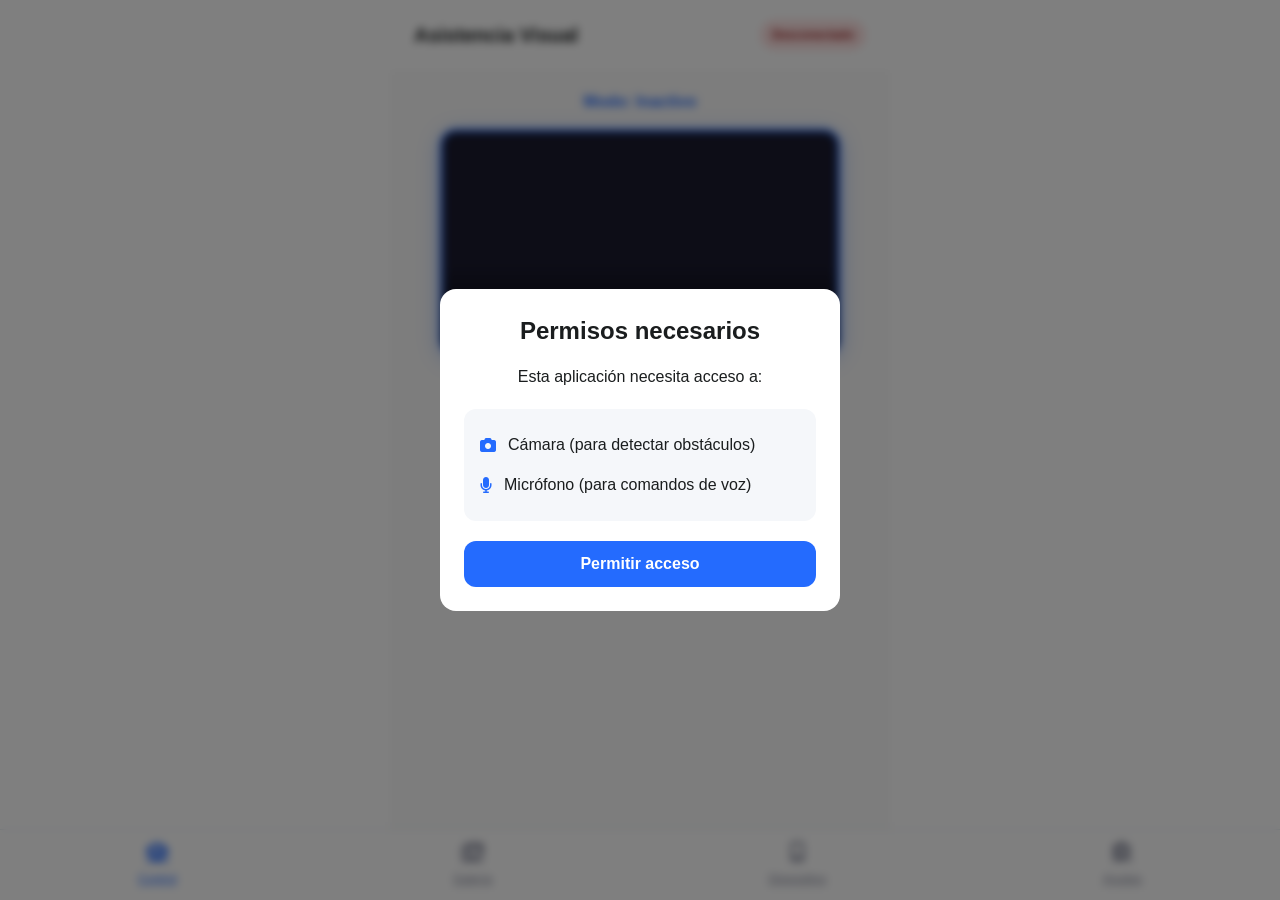
<file: frontend/index.html>
<!DOCTYPE html>
<html lang="es">

<head>
    <meta charset="UTF-8">
    <meta name="viewport" content="width=device-width, initial-scale=1.0, maximum-scale=1.0, user-scalable=no">
    <meta name="theme-color" content="#ffffff">
    <meta name="description" content="Asistente visual para personas ciegas">
    <meta name="mobile-web-app-capable" content="yes">
    <meta name="apple-mobile-web-app-capable" content="yes">
    <meta name="apple-mobile-web-app-status-bar-style" content="default">

    <title>OjosParaCiego - Control</title>

    <link rel="manifest" href="manifest.json">
    <link rel="icon" type="image/png"
        href="[data-uri]">
    <link rel="stylesheet" href="css/styles.css">
    <!-- FontAwesome for icons -->
    <link rel="stylesheet" href="https://cdnjs.cloudflare.com/ajax/libs/font-awesome/6.4.0/css/all.min.css">
</head>

<body>
    <div id="app">
        <!-- Header -->
        <header class="header" role="banner">
            <h1 id="view-title">Asistencia Visual</h1>
            <div id="connection-status" class="status disconnected" aria-live="polite">
                Desconectado
            </div>
        </header>

        <!-- Main content -->
        <main class="main-content" role="main">
            <!-- Hidden canvas for capture -->
            <canvas id="capture-canvas" style="display:none;"></canvas>

            <!-- VIEW: CONTROL -->
            <section id="view-control" class="tab-view active-view">
                <div id="current-mode" class="mode-display">
                    Modo: <span id="mode-text">Inactivo</span>
                </div>

                <!-- Camera + Response combined display -->
                <div class="vision-display">
                    <video id="camera-preview" autoplay playsinline muted></video>
                    <div id="response-overlay">
                        <p id="response-text">Esperando acción...</p>
                    </div>
                </div>

                <!-- Action buttons -->
                <div class="action-buttons">
                    <button id="btn-navigation" class="action-btn navigation-btn" aria-label="Activar navegación">
                        <i class="fa-solid fa-person-walking"></i>
                        <span>Navegación</span>
                    </button>
                    <button id="btn-search" class="action-btn search-btn" aria-label="Buscar objeto">
                        <i class="fa-solid fa-magnifying-glass"></i>
                        <span>Buscar</span>
                    </button>
                </div>

                <div class="action-buttons">
                    <button id="btn-analyze" class="action-btn analyze-btn" aria-label="Analizar escena">
                        <i class="fa-solid fa-camera"></i>
                        <span>Analizar</span>
                    </button>
                    <button id="btn-stop" class="action-btn stop-btn hidden" aria-label="Detener">
                        <i class="fa-solid fa-stop"></i>
                        <span>Detener</span>
                    </button>
                </div>
            </section>

            <!-- Voice input indicator -->
            <div id="voice-indicator" class="voice-indicator hidden" aria-live="assertive">
                <div class="voice-wave"></div>
                <span>Escuchando...</span>
            </div>
        </main>

        <!-- Bottom Navigation Bar -->
        <nav class="bottom-nav">
            <a href="index.html" class="nav-btn active">
                <i class="fa-solid fa-eye"></i>
                <span>Control</span>
            </a>
            <a href="galeria.html" class="nav-btn">
                <i class="fa-solid fa-images"></i>
                <span>Galería</span>
            </a>
            <a href="dispositivo.html" class="nav-btn">
                <i class="fa-solid fa-mobile-screen"></i>
                <span>Dispositivo</span>
            </a>
            <a href="ajustes.html" class="nav-btn">
                <i class="fa-solid fa-gear"></i>
                <span>Ajustes</span>
            </a>
        </nav>

        <!-- Audio player (hidden) -->
        <audio id="audio-player" aria-hidden="true"></audio>

        <!-- Loading overlay -->
        <div id="loading-overlay" class="loading-overlay hidden" aria-hidden="true">
            <div class="spinner"></div>
            <p>Procesando...</p>
        </div>

        <!-- Error modal -->
        <div id="error-modal" class="modal hidden" role="alertdialog" aria-labelledby="error-title">
            <div class="modal-content">
                <h2 id="error-title">Error</h2>
                <p id="error-message"></p>
                <button id="error-close" class="modal-btn">Cerrar</button>
            </div>
        </div>

        <!-- Permission request -->
        <div id="permission-modal" class="modal" role="dialog" aria-labelledby="permission-title">
            <div class="modal-content">
                <h2 id="permission-title">Permisos necesarios</h2>
                <p>Esta aplicación necesita acceso a:</p>
                <ul class="permission-list">
                    <li><i class="fa-solid fa-camera"></i> Cámara (para detectar obstáculos)</li>
                    <li><i class="fa-solid fa-microphone"></i> Micrófono (para comandos de voz)</li>
                </ul>
                <button id="permission-grant" class="modal-btn primary full-width-btn">Permitir acceso</button>
            </div>
        </div>
    </div>

    <script src="js/websocket.js"></script>
    <script src="js/camera.js"></script>
    <script src="js/speech.js"></script>
    <script src="js/app.js"></script>

    <script>
        // Register service worker
        if ('serviceWorker' in navigator) {
            navigator.serviceWorker.register('sw.js')
                .then(reg => console.log('Service Worker registered'))
                .catch(err => console.log('Service Worker registration failed:', err));
        }
    </script>
</body>

</html>
</file>
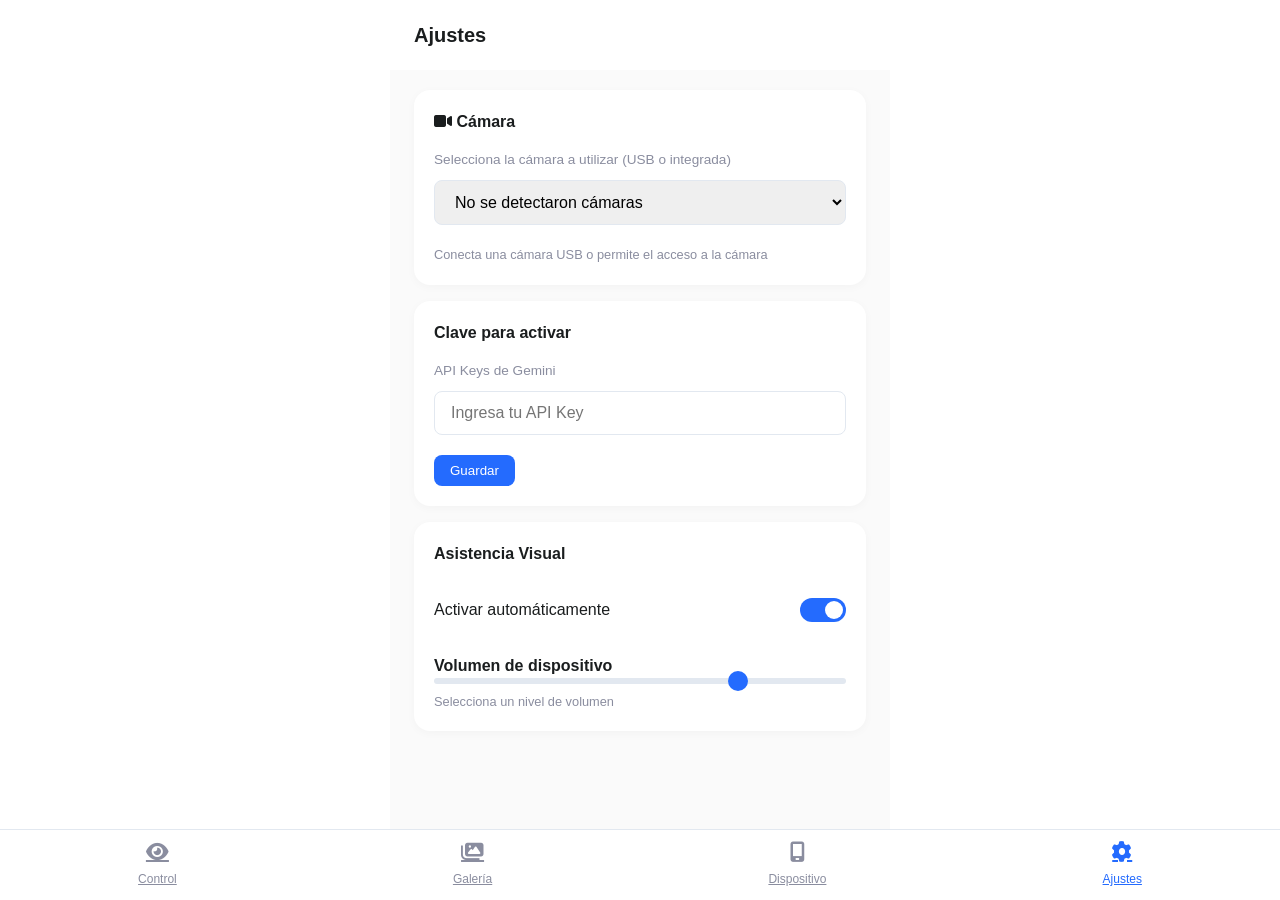
<file: frontend/ajustes.html>
<!DOCTYPE html>
<html lang="es">

<head>
    <meta charset="UTF-8">
    <meta name="viewport" content="width=device-width, initial-scale=1.0, maximum-scale=1.0, user-scalable=no">
    <meta name="theme-color" content="#ffffff">
    <meta name="description" content="Asistente visual para personas ciegas - Ajustes">
    <meta name="apple-mobile-web-app-capable" content="yes">
    <meta name="apple-mobile-web-app-status-bar-style" content="default">

    <title>OjosParaCiego - Ajustes</title>

    <link rel="manifest" href="manifest.json">
    <link rel="icon" type="image/png"
        href="[data-uri]">
    <link rel="stylesheet" href="css/styles.css">
    <!-- FontAwesome for icons -->
    <link rel="stylesheet" href="https://cdnjs.cloudflare.com/ajax/libs/font-awesome/6.4.0/css/all.min.css">
</head>

<body>
    <div id="app">
        <!-- Header -->
        <header class="header" role="banner">
            <h1 id="view-title">Ajustes</h1>
        </header>

        <!-- Main content -->
        <main class="main-content" role="main">
            <!-- VIEW: SETTINGS -->
            <section id="view-settings" class="tab-view active-view">
                <div class="card">
                    <h3><i class="fa-solid fa-video"></i> Cámara</h3>
                    <p class="card-subtitle">Selecciona la cámara a utilizar (USB o integrada)</p>
                    <select id="camera-select" class="text-input">
                        <option value="">Cargando cámaras...</option>
                    </select>
                    <p id="camera-status" class="slider-subtext">Detectando cámaras disponibles...</p>
                </div>

                <div class="card">
                    <h3>Clave para activar</h3>
                    <p class="card-subtitle">API Keys de Gemini</p>
                    <input type="text" class="text-input" placeholder="Ingresa tu API Key">
                    <button class="small-btn mt-2">Guardar</button>
                </div>

                <div class="card">
                    <h3>Asistencia Visual</h3>
                    <div class="list-item">
                        <span>Activar automáticamente</span>
                        <label class="switch">
                            <input type="checkbox" checked>
                            <span class="switch-slider round"></span>
                        </label>
                    </div>

                    <h4 class="mt-3">Volumen de dispositivo</h4>
                    <div class="slider-container">
                        <input type="range" class="slider" min="0" max="100" value="75">
                    </div>
                    <p class="slider-subtext">Selecciona un nivel de volumen</p>
                </div>
            </section>
        </main>

        <!-- Bottom Navigation Bar -->
        <nav class="bottom-nav">
            <a href="index.html" class="nav-btn">
                <i class="fa-solid fa-eye"></i>
                <span>Control</span>
            </a>
            <a href="galeria.html" class="nav-btn">
                <i class="fa-solid fa-images"></i>
                <span>Galería</span>
            </a>
            <a href="dispositivo.html" class="nav-btn">
                <i class="fa-solid fa-mobile-screen"></i>
                <span>Dispositivo</span>
            </a>
            <a href="ajustes.html" class="nav-btn active">
                <i class="fa-solid fa-gear"></i>
                <span>Ajustes</span>
            </a>
        </nav>
    </div>

    <script src="js/camera.js"></script>
    <script>
        // Initialize camera selector
        document.addEventListener('DOMContentLoaded', async () => {
            const select = document.getElementById('camera-select');
            const status = document.getElementById('camera-status');
            const cameraManager = new CameraManager();

            try {
                const cameras = await cameraManager.listCameras();

                if (cameras.length === 0) {
                    select.innerHTML = '<option value="">No se detectaron cámaras</option>';
                    status.textContent = 'Conecta una cámara USB o permite el acceso a la cámara';
                    return;
                }

                // Populate select with cameras
                select.innerHTML = cameras.map(camera =>
                    `<option value="${camera.deviceId}" ${camera.deviceId === cameraManager.selectedDeviceId ? 'selected' : ''}>
                        ${camera.label}
                    </option>`
                ).join('');

                // Add default option at the beginning
                const defaultOption = document.createElement('option');
                defaultOption.value = '';
                defaultOption.textContent = 'Cámara por defecto del sistema';
                select.insertBefore(defaultOption, select.firstChild);

                // Set selected value
                if (!cameraManager.selectedDeviceId) {
                    select.value = '';
                }

                status.textContent = `${cameras.length} cámara(s) detectada(s)`;

                // Handle camera selection change
                select.addEventListener('change', async (e) => {
                    const deviceId = e.target.value;
                    cameraManager.saveSelectedCamera(deviceId);

                    const selectedCamera = cameras.find(c => c.deviceId === deviceId);
                    status.textContent = deviceId
                        ? `Cámara seleccionada: ${selectedCamera?.label || 'Desconocida'}`
                        : 'Usando cámara por defecto del sistema';
                });

            } catch (error) {
                console.error('Error loading cameras:', error);
                select.innerHTML = '<option value="">Error al cargar cámaras</option>';
                status.textContent = 'Permite el acceso a la cámara e intenta de nuevo';
            }
        });
    </script>
</body>

</html>
</file>
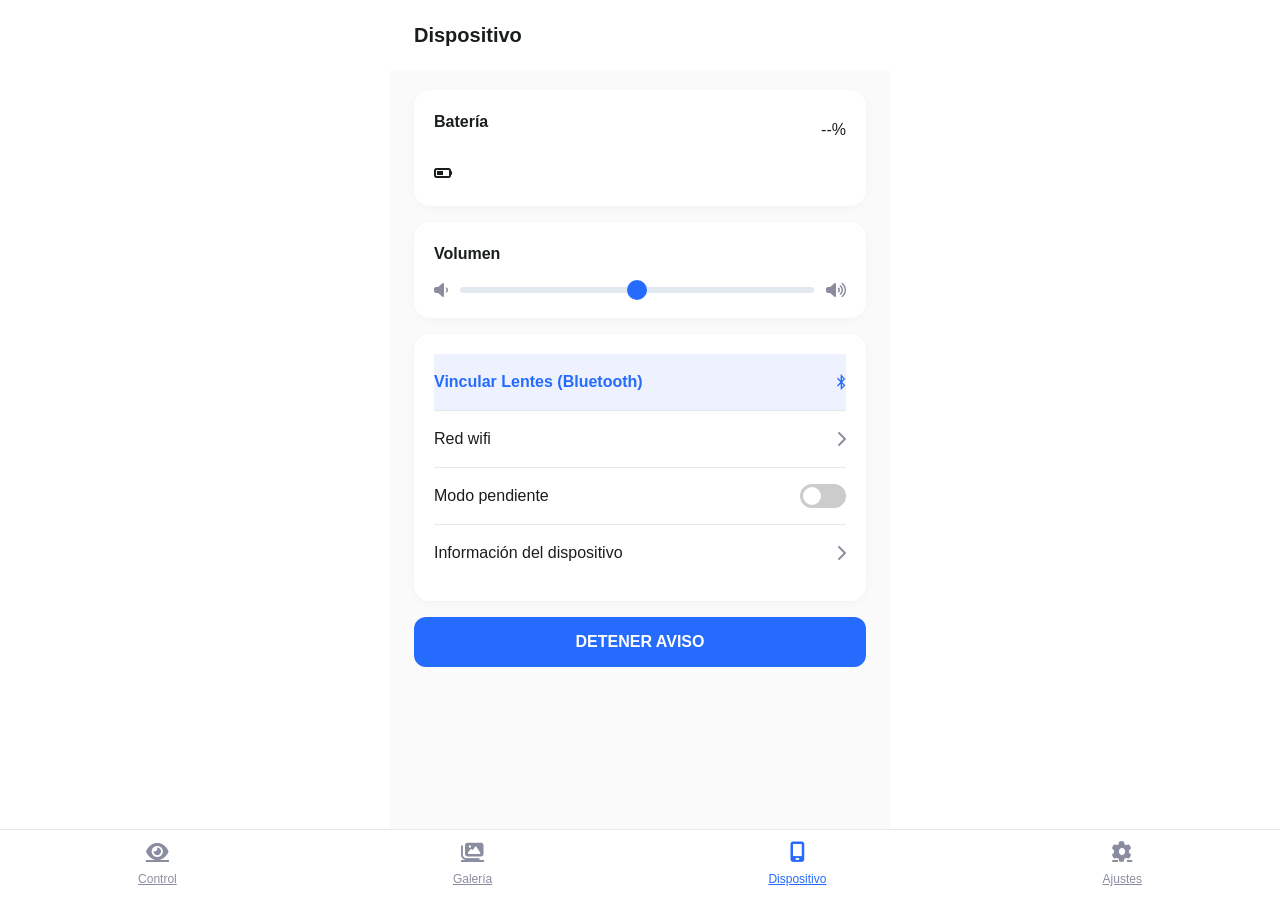
<file: frontend/dispositivo.html>
<!DOCTYPE html>
<html lang="es">

<head>
    <meta charset="UTF-8">
    <meta name="viewport" content="width=device-width, initial-scale=1.0, maximum-scale=1.0, user-scalable=no">
    <meta name="theme-color" content="#ffffff">
    <meta name="description" content="Asistente visual para personas ciegas - Dispositivo">
    <meta name="apple-mobile-web-app-capable" content="yes">
    <meta name="apple-mobile-web-app-status-bar-style" content="default">

    <title>OjosParaCiego - Dispositivo</title>

    <link rel="manifest" href="manifest.json">
    <link rel="icon" type="image/png"
        href="[data-uri]">
    <link rel="stylesheet" href="css/styles.css">
    <!-- FontAwesome for icons -->
    <link rel="stylesheet" href="https://cdnjs.cloudflare.com/ajax/libs/font-awesome/6.4.0/css/all.min.css">
</head>

<body>
    <div id="app">
        <!-- Header -->
        <header class="header" role="banner">
            <h1 id="view-title">Dispositivo</h1>
        </header>

        <!-- Main content -->
        <main class="main-content" role="main">
            <!-- VIEW: DEVICE -->
            <section id="view-device" class="tab-view active-view">
                <div class="card">
                    <div class="card-header">
                        <h3>Batería</h3>
                        <span class="battery-percentage">--%</span>
                    </div>
                    <div class="battery-icon">
                        <i class="fa-solid fa-battery-half"></i>
                    </div>
                </div>

                <div class="card">
                    <h3>Volumen</h3>
                    <div class="slider-container">
                        <i class="fa-solid fa-volume-low"></i>
                        <input type="range" class="slider" min="0" max="100" value="50">
                        <i class="fa-solid fa-volume-high"></i>
                    </div>
                </div>

                <div class="card list-menu">
                    <div class="list-item" id="btn-connect-glasses" tabindex="0" role="button"
                        style="cursor: pointer; background: #eef2ff;">
                        <span style="color: #246BFE; font-weight: 600;">Vincular Lentes (Bluetooth)</span>
                        <i class="fa-brands fa-bluetooth-b" style="color: #246BFE;"></i>
                    </div>
                    <div class="list-item">
                        <span>Red wifi</span>
                        <i class="fa-solid fa-chevron-right"></i>
                    </div>
                    <div class="list-item">
                        <span>Modo pendiente</span>
                        <label class="switch">
                            <input type="checkbox">
                            <span class="switch-slider round"></span>
                        </label>
                    </div>
                    <div class="list-item">
                        <span>Información del dispositivo</span>
                        <i class="fa-solid fa-chevron-right"></i>
                    </div>
                </div>

                <button id="btn-disconnect" class="full-width-btn" aria-label="Desconectar dispositivo">
                    DETENER AVISO
                </button>
            </section>
        </main>

        <!-- Bottom Navigation Bar -->
        <nav class="bottom-nav">
            <a href="index.html" class="nav-btn">
                <i class="fa-solid fa-eye"></i>
                <span>Control</span>
            </a>
            <a href="galeria.html" class="nav-btn">
                <i class="fa-solid fa-images"></i>
                <span>Galería</span>
            </a>
            <a href="dispositivo.html" class="nav-btn active">
                <i class="fa-solid fa-mobile-screen"></i>
                <span>Dispositivo</span>
            </a>
            <a href="ajustes.html" class="nav-btn">
                <i class="fa-solid fa-gear"></i>
                <span>Ajustes</span>
            </a>
        </nav>
    </div>

    <script>
        document.addEventListener('DOMContentLoaded', () => {
            const btnConnect = document.getElementById('btn-connect-glasses');
            if (btnConnect) {
                btnConnect.addEventListener('click', async () => {
                    try {
                        console.log('Solicitando dispositivo Bluetooth...');
                        // Filtramos por M02 para encontrar los lentes y pedimos acceso a UUIDs comunes UART/BLE
                        const device = await navigator.bluetooth.requestDevice({
                            filters: [{ namePrefix: 'M02' }],
                            optionalServices: [
                                '0000ffe0-0000-1000-8000-00805f9b34fb',
                                '0000ff10-0000-1000-8000-00805f9b34fb',
                                '0000fff0-0000-1000-8000-00805f9b34fb'
                            ]
                        });

                        console.log('Conectando al servidor...' + device.name);
                        const server = await device.gatt.connect();

                        console.log('¡Conectado! Obteniendo servicios...');
                        const services = await server.getPrimaryServices();

                        let svcList = services.map(s => s.uuid).join('\n');
                        alert('¡BINGO! Vinculado correctamente a ' + device.name + '\n\nServicios Bluetooth detectados:\n' + svcList);

                    } catch (error) {
                        console.error('Error Web Bluetooth:', error);
                        alert('Error de conexión:\n' + error.message);
                    }
                });
            }
        });
    </script>
</body>

</html>
</file>
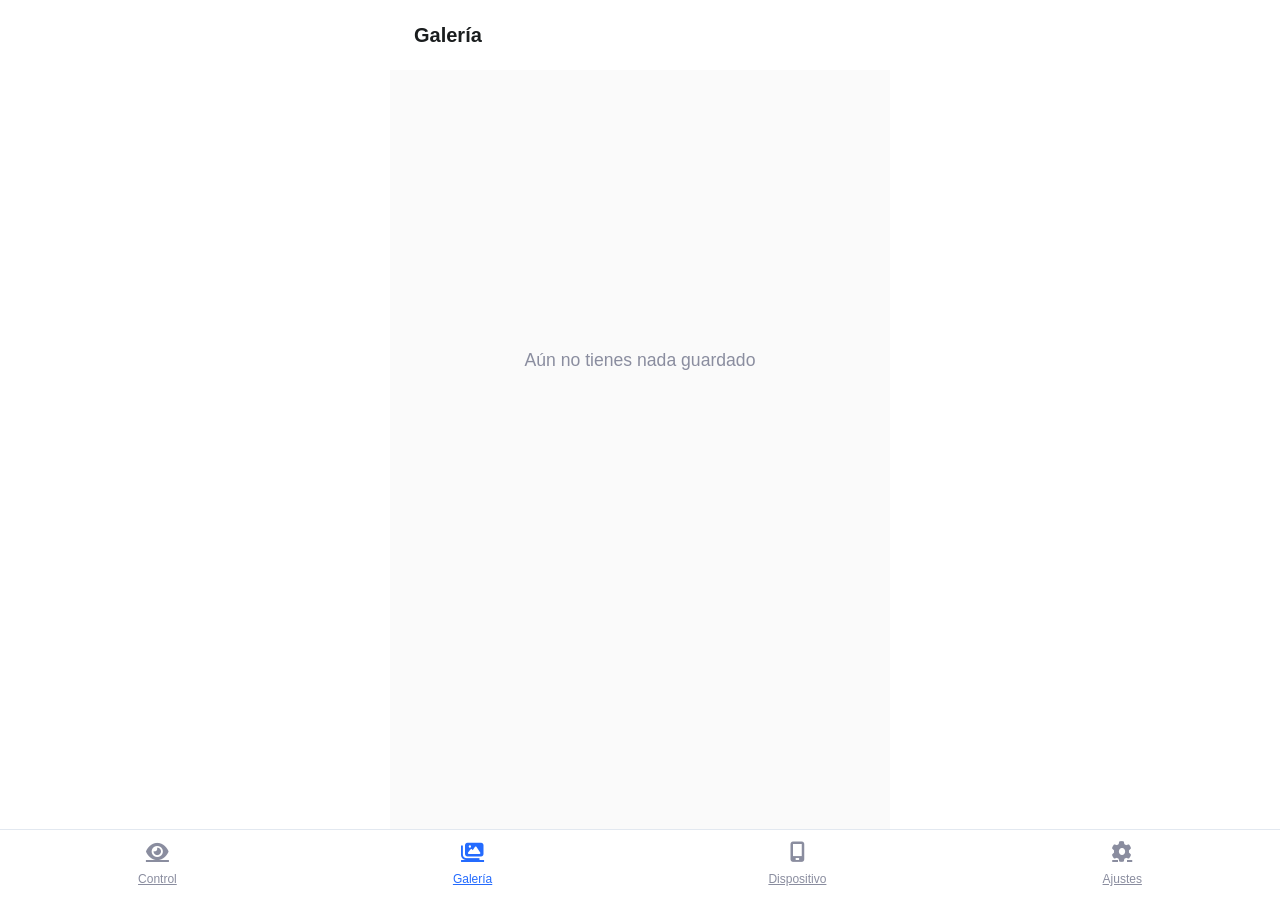
<file: frontend/galeria.html>
<!DOCTYPE html>
<html lang="es">

<head>
    <meta charset="UTF-8">
    <meta name="viewport" content="width=device-width, initial-scale=1.0, maximum-scale=1.0, user-scalable=no">
    <meta name="theme-color" content="#ffffff">
    <meta name="description" content="Asistente visual para personas ciegas - Galería">
    <meta name="apple-mobile-web-app-capable" content="yes">
    <meta name="apple-mobile-web-app-status-bar-style" content="default">

    <title>OjosParaCiego - Galería</title>

    <link rel="manifest" href="manifest.json">
    <link rel="icon" type="image/png"
        href="[data-uri]">
    <link rel="stylesheet" href="css/styles.css">
    <!-- FontAwesome for icons -->
    <link rel="stylesheet" href="https://cdnjs.cloudflare.com/ajax/libs/font-awesome/6.4.0/css/all.min.css">
</head>

<body>
    <div id="app">
        <!-- Header -->
        <header class="header" role="banner">
            <h1 id="view-title">Galería</h1>
        </header>

        <!-- Main content -->
        <main class="main-content" role="main">
            <!-- VIEW: GALLERY -->
            <section id="view-gallery" class="tab-view active-view">
                <div class="empty-state">
                    <p>Aún no tienes nada guardado</p>
                </div>
            </section>
        </main>

        <!-- Bottom Navigation Bar -->
        <nav class="bottom-nav">
            <a href="index.html" class="nav-btn">
                <i class="fa-solid fa-eye"></i>
                <span>Control</span>
            </a>
            <a href="galeria.html" class="nav-btn active">
                <i class="fa-solid fa-images"></i>
                <span>Galería</span>
            </a>
            <a href="dispositivo.html" class="nav-btn">
                <i class="fa-solid fa-mobile-screen"></i>
                <span>Dispositivo</span>
            </a>
            <a href="ajustes.html" class="nav-btn">
                <i class="fa-solid fa-gear"></i>
                <span>Ajustes</span>
            </a>
        </nav>
    </div>
</body>

</html>
</file>
<file: frontend/css/styles.css>
/* OjosParaCiego - Estilos Nuevo Diseño (Stitch) */

:root {
    --primary-color: #246BFE;
    --primary-light: #E7EEFF;
    --secondary-color: #F5F7FA;
    --danger-color: #FF4B4B;
    --text-primary: #1A1D1E;
    --text-secondary: #8A8D9F;
    --background: #FFFFFF;
    --border-color: #E2E8F0;
    --border-radius: 16px;
    --transition-speed: 0.3s;
}

* {
    margin: 0;
    padding: 0;
    box-sizing: border-box;
}

html, body {
    height: 100%;
    overflow: hidden;
}

body {
    font-family: -apple-system, BlinkMacSystemFont, 'Segoe UI', Roboto, Oxygen, Ubuntu, sans-serif;
    background-color: var(--background);
    color: var(--text-primary);
    font-size: 16px;
    line-height: 1.5;
}

#app {
    display: flex;
    flex-direction: column;
    height: 100%;
    max-width: 500px;
    margin: 0 auto;
    background: #FAFAFA;
}

/* Header */
.header {
    display: flex;
    justify-content: space-between;
    align-items: center;
    padding: 20px 24px;
    background-color: var(--background);
}

.header h1 {
    font-size: 1.25rem;
    font-weight: 700;
}

.status {
    padding: 6px 12px;
    border-radius: 20px;
    font-size: 0.75rem;
    font-weight: 600;
}

.status.connected {
    background-color: #D1FAE5;
    color: #065F46;
}

.status.disconnected {
    background-color: #FEE2E2;
    color: #991B1B;
}

.status.connecting {
    background-color: #FEF3C7;
    color: #92400E;
}

/* Main content & Views */
.main-content {
    flex: 1;
    overflow-y: auto;
    position: relative;
    padding-bottom: 80px; /* Space for bottom nav */
}

.tab-view {
    display: none;
    padding: 20px 24px;
    animation: fadeIn 0.3s ease;
}

.tab-view.active-view {
    display: block;
}

@keyframes fadeIn {
    from { opacity: 0; transform: translateY(5px); }
    to { opacity: 1; transform: translateY(0); }
}

/* Vision Display - Camera + Response */
.vision-display {
    position: relative;
    width: 100%;
    max-width: 400px;
    margin: 0 auto 20px auto;
    border-radius: var(--border-radius);
    overflow: hidden;
    background: #1a1a2e;
    border: 3px solid var(--primary-color);
    box-shadow: 0 4px 20px rgba(36, 107, 254, 0.4);
}

.vision-display video {
    width: 100%;
    height: auto;
    min-height: 220px;
    display: block;
    object-fit: cover;
}

#response-overlay {
    position: absolute;
    bottom: 0;
    left: 0;
    right: 0;
    background: linear-gradient(transparent, rgba(0,0,0,0.9));
    padding: 40px 15px 15px 15px;
}

#response-overlay p {
    color: white;
    font-size: 1.3rem;
    font-weight: 700;
    text-align: center;
    text-shadow: 2px 2px 4px rgba(0,0,0,0.8);
    margin: 0;
}

/* Control View */
.mode-display {
    text-align: center;
    color: var(--primary-color);
    font-weight: 600;
    margin-bottom: 15px;
    font-size: 1rem;
}

/* Action Buttons */
.action-buttons {
    display: flex;
    gap: 12px;
    justify-content: center;
    margin-bottom: 12px;
    padding: 0 10px;
}

.action-btn {
    flex: 1;
    max-width: 180px;
    padding: 18px 15px;
    border: none;
    border-radius: 16px;
    font-weight: 600;
    font-size: 1rem;
    display: flex;
    flex-direction: column;
    align-items: center;
    justify-content: center;
    gap: 8px;
    cursor: pointer;
    transition: all 0.2s ease;
}

.action-btn i {
    font-size: 1.5rem;
}

.action-btn:active {
    transform: scale(0.95);
}

.navigation-btn {
    background: linear-gradient(135deg, #1a5f2a, #2d8a3e);
    color: white;
}

.navigation-btn.active {
    animation: pulse-green 2s infinite;
}

@keyframes pulse-green {
    0% { box-shadow: 0 0 0 0 rgba(45, 138, 62, 0.7); }
    70% { box-shadow: 0 0 0 15px rgba(45, 138, 62, 0); }
    100% { box-shadow: 0 0 0 0 rgba(45, 138, 62, 0); }
}

.search-btn {
    background: linear-gradient(135deg, #1565c0, #42a5f5);
    color: white;
}

.analyze-btn {
    background: linear-gradient(135deg, #e65100, #ff9800);
    color: white;
}

.stop-btn {
    background: linear-gradient(135deg, #c62828, #ef5350);
    color: white;
}

/* Gallery View */
.empty-state {
    display: flex;
    height: 60vh;
    align-items: center;
    justify-content: center;
    color: var(--text-secondary);
    font-size: 1.1rem;
}

/* Cards (Device/Settings) */
.card {
    background: var(--background);
    border-radius: var(--border-radius);
    padding: 20px;
    margin-bottom: 16px;
    box-shadow: 0 2px 10px rgba(0,0,0,0.03);
}

.card h3 {
    font-size: 1rem;
    font-weight: 600;
    margin-bottom: 16px;
}

.card-header {
    display: flex;
    justify-content: space-between;
    align-items: center;
    margin-bottom: 12px;
}

.card-subtitle {
    font-size: 0.85rem;
    color: var(--text-secondary);
    margin-bottom: 10px;
}

/* Forms & Inputs */
.text-input {
    width: 100%;
    padding: 12px 16px;
    border: 1px solid var(--border-color);
    border-radius: 8px;
    font-size: 1rem;
    margin-bottom: 12px;
}

.text-input:focus {
    outline: none;
    border-color: var(--primary-color);
}

.slider-container {
    display: flex;
    align-items: center;
    gap: 12px;
    color: var(--text-secondary);
}

.slider {
    flex: 1;
    -webkit-appearance: none;
    height: 6px;
    background: var(--border-color);
    border-radius: 3px;
    outline: none;
}

.slider::-webkit-slider-thumb {
    -webkit-appearance: none;
    appearance: none;
    width: 20px;
    height: 20px;
    border-radius: 50%;
    background: var(--primary-color);
    cursor: pointer;
}

.slider-subtext {
    font-size: 0.8rem;
    color: var(--text-secondary);
    margin-top: 8px;
}

/* List Items & Toggles */
.list-menu .list-item:not(:last-child) {
    border-bottom: 1px solid var(--border-color);
}

.list-item {
    display: flex;
    justify-content: space-between;
    align-items: center;
    padding: 16px 0;
    color: var(--text-primary);
    font-weight: 500;
}

.list-item i {
    color: var(--text-secondary);
}

.switch {
    position: relative;
    display: inline-block;
    width: 46px;
    height: 24px;
}

.switch input { 
    opacity: 0;
    width: 0;
    height: 0;
}

.switch-slider {
    position: absolute;
    cursor: pointer;
    top: 0;
    left: 0;
    right: 0;
    bottom: 0;
    background-color: #ccc;
    transition: .4s;
}

.switch-slider:before {
    position: absolute;
    content: "";
    height: 18px;
    width: 18px;
    left: 3px;
    bottom: 3px;
    background-color: white;
    transition: .4s;
}

input:checked + .switch-slider {
    background-color: var(--primary-color);
}

input:checked + .switch-slider:before {
    transform: translateX(22px);
}

.switch-slider.round {
    border-radius: 24px;
}

.switch-slider.round:before {
    border-radius: 50%;
}

/* Buttons */
.full-width-btn {
    width: 100%;
    padding: 16px;
    border-radius: 12px;
    border: none;
    background: var(--primary-color);
    color: white;
    font-weight: 700;
    font-size: 1rem;
    cursor: pointer;
}

.small-btn {
    padding: 8px 16px;
    border-radius: 8px;
    border: none;
    background: var(--primary-color);
    color: white;
    cursor: pointer;
}

.mt-2 { margin-top: 8px; }
.mt-3 { margin-top: 16px; }

/* Bottom Navigation */
.bottom-nav {
    position: fixed;
    bottom: 0;
    left: 0;
    width: 100%;
    background: var(--background);
    display: flex;
    justify-content: space-around;
    padding: 12px 0;
    border-top: 1px solid var(--border-color);
    z-index: 50;
}

.nav-btn {
    background: none;
    border: none;
    display: flex;
    flex-direction: column;
    align-items: center;
    gap: 4px;
    color: var(--text-secondary);
    font-size: 0.75rem;
    cursor: pointer;
}

.nav-btn i {
    font-size: 1.25rem;
    margin-bottom: 4px;
}

.nav-btn.active {
    color: var(--primary-color);
}

/* Modals & Overlays */
.loading-overlay {
    position: fixed;
    inset: 0;
    background-color: rgba(255, 255, 255, 0.9);
    display: flex;
    flex-direction: column;
    align-items: center;
    justify-content: center;
    z-index: 200;
}

.spinner {
    width: 50px;
    height: 50px;
    border: 4px solid var(--primary-light);
    border-top-color: var(--primary-color);
    border-radius: 50%;
    animation: spin 1s linear infinite;
}

@keyframes spin {
    to { transform: rotate(360deg); }
}

.modal {
    position: fixed;
    inset: 0;
    background-color: rgba(0, 0, 0, 0.5);
    display: flex;
    align-items: center;
    justify-content: center;
    z-index: 300;
    padding: 24px;
    backdrop-filter: blur(4px);
}

.modal-content {
    background-color: var(--background);
    border-radius: var(--border-radius);
    padding: 24px;
    width: 100%;
    max-width: 400px;
    text-align: center;
}

.modal-content h2 {
    color: var(--text-primary);
    margin-bottom: 16px;
}

.permission-list {
    list-style: none;
    text-align: left;
    margin: 20px 0;
    background: var(--secondary-color);
    padding: 16px;
    border-radius: 12px;
}

.permission-list li {
    padding: 8px 0;
    display: flex;
    align-items: center;
    gap: 12px;
}

.permission-list i {
    color: var(--primary-color);
}

.modal-btn {
    padding: 14px 24px;
    border: none;
    border-radius: 12px;
    font-size: 1rem;
    font-weight: 600;
    cursor: pointer;
    width: 100%;
    background: var(--primary-light);
    color: var(--primary-color);
}

.modal-btn.primary {
    background-color: var(--primary-color);
    color: white;
}

.hidden {
    display: none !important;
}

/* Voice indicator */
.voice-indicator {
    position: fixed;
    bottom: 80px;
    left: 50%;
    transform: translateX(-50%);
    background-color: var(--primary-color);
    color: white;
    padding: 12px 24px;
    border-radius: 30px;
    display: flex;
    align-items: center;
    gap: 10px;
    font-weight: 600;
    z-index: 100;
    box-shadow: 0 4px 15px rgba(36, 107, 254, 0.3);
}

.voice-wave {
    width: 16px;
    height: 16px;
    border: 2px solid white;
    border-radius: 50%;
    animation: p-wave 1s infinite;
}

@keyframes p-wave {
    0%, 100% { transform: scale(1); opacity: 1; }
    50% { transform: scale(1.3); opacity: 0.7; }
}
</file>
